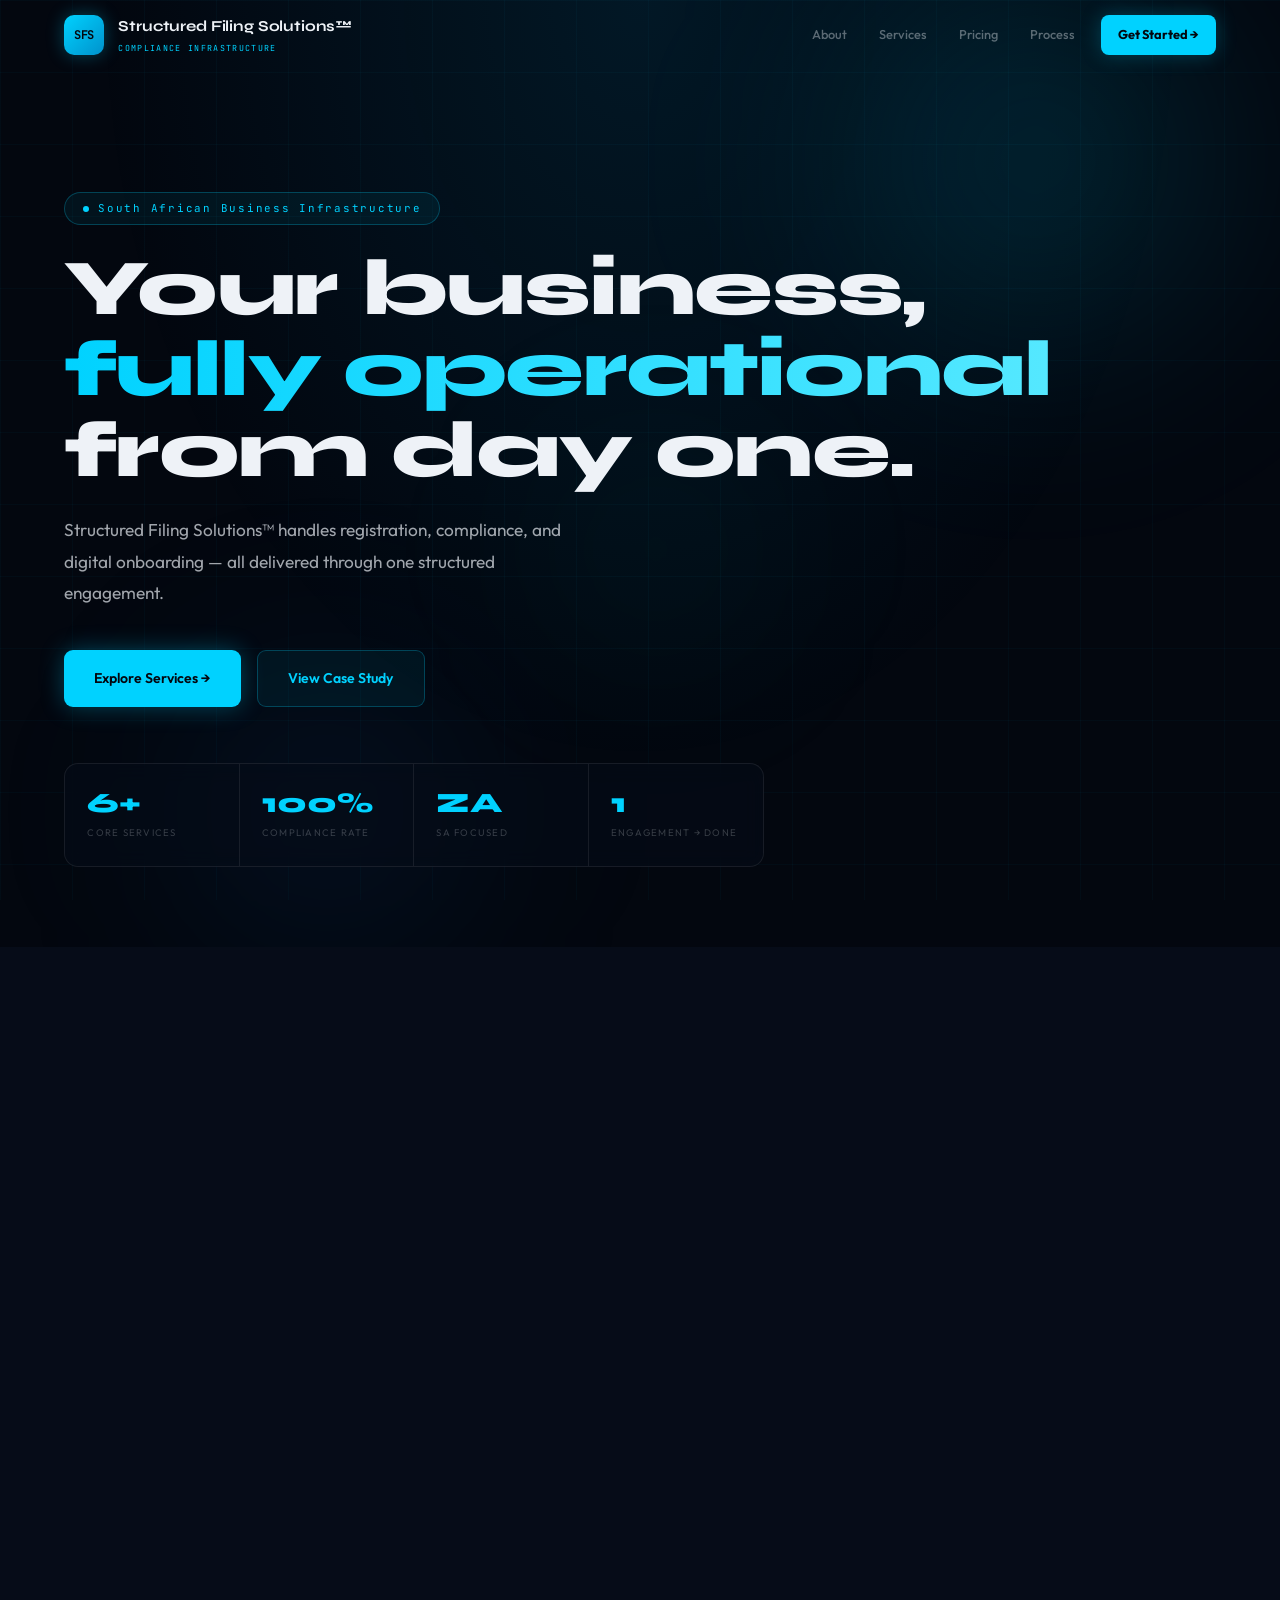
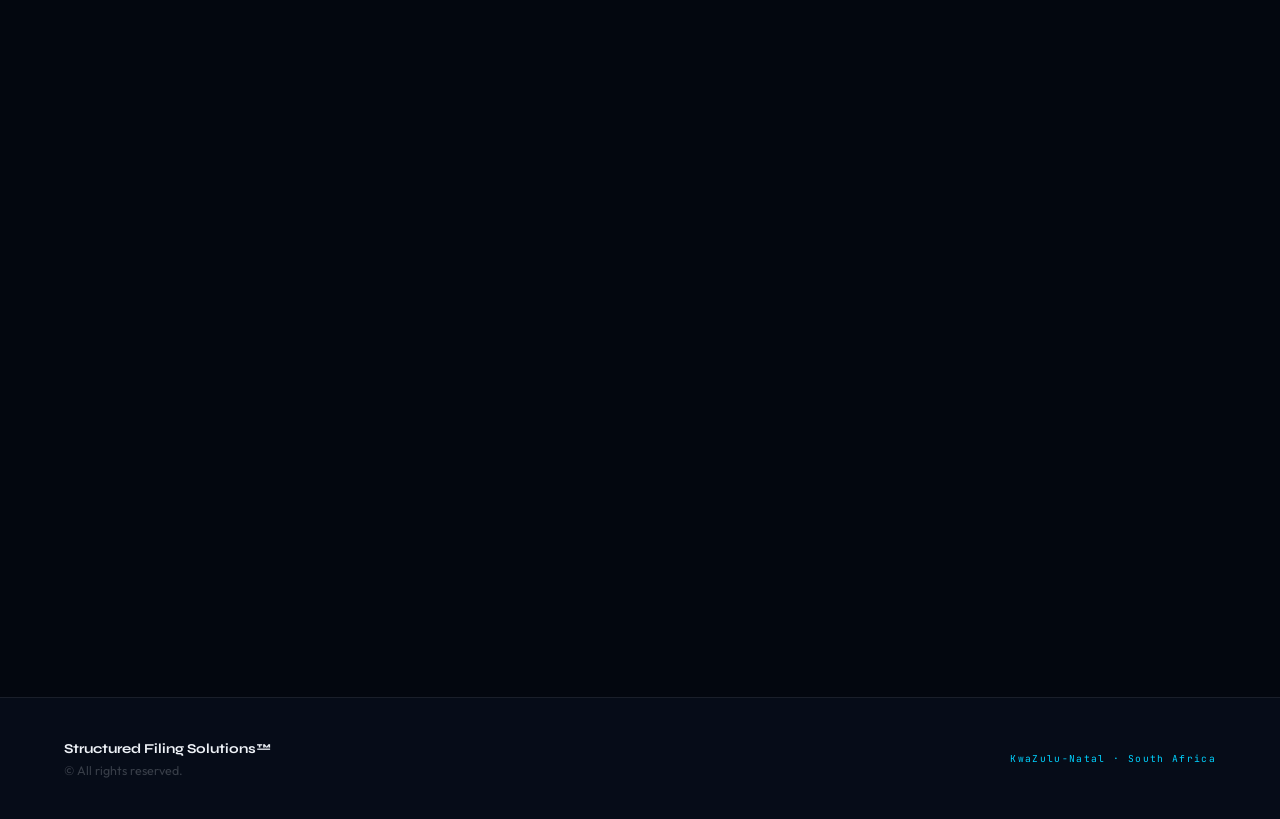
<file: index.html>
<!DOCTYPE html>
<html lang="en">
<head>
<meta charset="UTF-8" />
<meta name="viewport" content="width=device-width, initial-scale=1" />
<title>Structured Filing Solutions™ — Compliance Infrastructure for Modern Business</title>
<meta name="description" content="End-to-end South African business registration, compliance, and digital onboarding. One structured engagement from idea to fully operational.">
<link href="https://fonts.googleapis.com/css2?family=Syne:wght@400;700;800&family=Outfit:wght@300;400;500;600&family=JetBrains+Mono:wght@300;400;500&display=swap" rel="stylesheet">
<style>
/* ============================================================
   ROOT THEME
============================================================ */
:root {
  --bg: #03070f;
  --bg2: #060c18;
  --bg3: #0a1120;
  --surface: rgba(255,255,255,0.035);
  --surface2: rgba(255,255,255,0.07);
  --border: rgba(255,255,255,0.08);
  --border2: rgba(0,210,255,0.25);
  --cyan: #00d2ff;
  --cyan2: #0092cc;
  --cyan3: #55e8ff;
  --cyanSoft: rgba(0,210,255,0.06);
  --cyanGlow: rgba(0,210,255,0.15);
  --white: #eef2f7;
  --white2: rgba(238,242,247,0.68);
  --white3: rgba(238,242,247,0.38);
  --muted: rgba(238,242,247,0.22);
  --gold: #e8c44a;
  --radius: 14px;
  --transition: 0.25s ease;
  --font-display: 'Syne', sans-serif;
  --font-body: 'Outfit', sans-serif;
  --font-mono: 'JetBrains Mono', monospace;
}

/* RESET */
*, *::before, *::after { box-sizing: border-box; padding: 0; margin: 0; }

html { scroll-behavior: smooth; }

body {
  font-family: var(--font-body);
  background: var(--bg);
  color: var(--white);
  line-height: 1.7;
  overflow-x: hidden;
  -webkit-font-smoothing: antialiased;
}

::-webkit-scrollbar { width: 5px; }
::-webkit-scrollbar-track { background: var(--bg2); }
::-webkit-scrollbar-thumb { background: var(--cyan2); border-radius: 4px; }

/* ============================================================
   BACKGROUND GRID + NOISE
============================================================ */
.grid-bg {
  position: fixed; inset: 0; z-index: 0; pointer-events: none;
  background-image:
    linear-gradient(rgba(0,210,255,0.03) 1px, transparent 1px),
    linear-gradient(90deg, rgba(0,210,255,0.03) 1px, transparent 1px);
  background-size: 72px 72px;
}
.grid-bg::after {
  content: '';
  position: absolute; inset: 0;
  background: radial-gradient(ellipse at 50% 0%, rgba(0,146,204,0.12) 0%, transparent 60%);
}

/* ============================================================
   HEADER
============================================================ */
.site-header {
  position: fixed; top: 0; left: 0; right: 0;
  padding: 0.9rem 0; z-index: 100;
  transition: background 0.35s ease, backdrop-filter 0.35s ease, border-color 0.35s ease;
  border-bottom: 1px solid transparent;
}
.site-header.scrolled {
  background: rgba(3,7,15,0.82);
  backdrop-filter: blur(18px) saturate(1.4);
  border-bottom-color: var(--border);
}
.header-inner {
  max-width: 1380px; margin: 0 auto; padding: 0 5%;
  display: flex; justify-content: space-between; align-items: center; gap: 1rem;
}
.brand-link {
  display: flex; align-items: center; gap: 0.9rem;
  text-decoration: none; color: inherit;
}
.brand-logo {
  width: 40px; height: 40px; border-radius: 10px; flex-shrink: 0;
  background: linear-gradient(135deg, var(--cyan), var(--cyan2));
  display: flex; align-items: center; justify-content: center;
  font-family: var(--font-mono); font-size: 0.75rem; font-weight: 700;
  color: var(--bg); letter-spacing: -0.02em;
  box-shadow: 0 0 18px rgba(0,210,255,0.3);
}
.brand-name {
  font-family: var(--font-display); font-size: 0.95rem; font-weight: 700;
  color: var(--white); letter-spacing: -0.01em;
}
.brand-sub {
  font-family: var(--font-mono); font-size: 0.52rem; color: var(--cyan);
  letter-spacing: 0.16em; text-transform: uppercase; margin-top: 1px;
}
.nav {
  display: flex; align-items: center; gap: 0.2rem;
}
.nav a {
  color: var(--white3); text-decoration: none;
  padding: 0.45rem 0.9rem; font-size: 0.8rem; border-radius: 7px;
  font-weight: 500; transition: color 0.2s, background 0.2s;
  white-space: nowrap;
}
.nav a:hover { color: var(--white); background: var(--surface2); }
.nav .cta {
  margin-left: 0.5rem;
  background: var(--cyan); color: var(--bg);
  font-weight: 700; border-radius: 8px;
  padding: 0.55rem 1.1rem; font-size: 0.8rem;
  box-shadow: 0 0 20px rgba(0,210,255,0.25);
  transition: box-shadow 0.2s, transform 0.15s;
}
.nav .cta:hover {
  box-shadow: 0 0 30px rgba(0,210,255,0.45);
  transform: translateY(-1px);
  color: var(--bg);
  background: var(--cyan);
}

/* Mobile Nav Toggle */
.nav-toggle {
  display: none; background: none; border: 1px solid var(--border2);
  color: var(--cyan); padding: 0.4rem 0.7rem; border-radius: 7px;
  cursor: pointer; font-size: 1rem;
}

/* ============================================================
   HERO
============================================================ */
.hero {
  min-height: 100vh;
  display: flex; align-items: center;
  position: relative; overflow: hidden;
  padding-top: 5rem;
}
.aurora-wrap { position: absolute; inset: 0; pointer-events: none; }
.aurora-blob {
  position: absolute; border-radius: 50%; filter: blur(90px);
  animation: float 16s ease-in-out infinite;
}
.aurora-blob:nth-child(1) {
  width: 650px; height: 520px; top: -100px; right: -80px;
  background: radial-gradient(circle, rgba(0,210,255,0.16), transparent 68%);
}
.aurora-blob:nth-child(2) {
  width: 450px; height: 430px; bottom: -80px; left: 8%;
  background: radial-gradient(circle, rgba(10,100,180,0.14), transparent 68%);
  animation-delay: -6s;
}
.aurora-blob:nth-child(3) {
  width: 340px; height: 340px; top: 40%; left: 38%;
  background: radial-gradient(circle, rgba(0,210,200,0.07), transparent 68%);
  animation-delay: -10s;
}
@keyframes float {
  0%, 100% { transform: translate(0, 0) scale(1); }
  50% { transform: translate(40px, -30px) scale(1.06); }
}

.hero-content {
  position: relative; z-index: 2;
  max-width: 1380px; margin: 0 auto; padding: 7rem 5% 5rem;
  width: 100%;
}
.hero-tag {
  display: inline-flex; gap: 0.6rem; align-items: center;
  padding: 0.4rem 1.1rem; border-radius: 40px;
  background: var(--cyanSoft); color: var(--cyan);
  font-family: var(--font-mono); font-size: 0.68rem; letter-spacing: 0.16em;
  border: 1px solid var(--border2);
  animation: fadeUp 0.7s ease both;
}
.hero-tag::before {
  content: ''; width: 6px; height: 6px; border-radius: 50%;
  background: var(--cyan); animation: pulse 2s ease infinite;
}
@keyframes pulse {
  0%, 100% { opacity: 1; transform: scale(1); }
  50% { opacity: 0.4; transform: scale(0.8); }
}
.hero h1 {
  font-family: var(--font-display);
  font-size: clamp(3rem, 6.2vw, 6rem);
  font-weight: 800; line-height: 1.02;
  margin: 1.5rem 0 1.4rem;
  animation: fadeUp 0.7s 0.15s ease both;
  letter-spacing: -0.02em;
}
.accent {
  background: linear-gradient(90deg, var(--cyan), var(--cyan3), var(--cyan));
  -webkit-background-clip: text; -webkit-text-fill-color: transparent;
  background-clip: text;
  animation: shine 6s linear infinite; background-size: 200% auto;
}
@keyframes shine {
  0% { background-position: 0%; }
  100% { background-position: 200%; }
}
.hero-sub {
  max-width: 530px; color: var(--white2); font-size: 1.08rem;
  margin-bottom: 2.6rem; line-height: 1.82;
  animation: fadeUp 0.7s 0.28s ease both;
}
.hero-cta {
  display: flex; gap: 1rem; flex-wrap: wrap;
  animation: fadeUp 0.7s 0.38s ease both;
}
.btn-primary, .btn-outline {
  padding: 0.95rem 1.9rem;
  border-radius: 9px; text-decoration: none; font-size: 0.88rem;
  font-weight: 600; transition: all var(--transition);
  display: inline-flex; align-items: center; gap: 0.4rem;
}
.btn-primary {
  background: var(--cyan); color: var(--bg);
  box-shadow: 0 0 24px rgba(0,210,255,0.3);
}
.btn-primary:hover {
  box-shadow: 0 0 36px rgba(0,210,255,0.5);
  transform: translateY(-2px);
}
.btn-outline {
  background: var(--cyanSoft); color: var(--cyan);
  border: 1px solid var(--border2);
}
.btn-outline:hover {
  background: rgba(0,210,255,0.1);
  transform: translateY(-2px);
}
.hero-metrics {
  margin-top: 3.5rem;
  display: grid; grid-template-columns: repeat(4, 1fr);
  border: 1px solid var(--border);
  backdrop-filter: blur(10px);
  border-radius: 14px; overflow: hidden;
  animation: fadeUp 0.7s 0.5s ease both;
  background: rgba(6,12,24,0.6);
  max-width: 700px;
}
.metric {
  padding: 1.6rem 1.4rem;
  border-right: 1px solid var(--border);
  transition: background 0.2s;
}
.metric:last-child { border-right: none; }
.metric:hover { background: var(--cyanSoft); }
.metric-val {
  font-size: 1.75rem; font-family: var(--font-display);
  font-weight: 800; color: var(--cyan); line-height: 1;
}
.metric-label {
  font-size: 0.6rem; color: var(--muted);
  letter-spacing: 0.13em; text-transform: uppercase; margin-top: 0.4rem;
}

@keyframes fadeUp {
  from { opacity: 0; transform: translateY(20px); }
  to { opacity: 1; transform: translateY(0); }
}

/* ============================================================
   BASE SECTION STYLES
============================================================ */
.section { padding: 6.5rem 0; position: relative; }
.container { max-width: 1180px; margin: 0 auto; padding: 0 5%; }
.eyebrow {
  font-family: var(--font-mono); font-size: 0.68rem;
  letter-spacing: 0.18em; color: var(--cyan);
  text-transform: uppercase; margin-bottom: 0.9rem;
}
.section-title {
  font-family: var(--font-display);
  font-size: clamp(1.9rem, 3.5vw, 2.7rem);
  font-weight: 700; margin-bottom: 0.9rem;
  letter-spacing: -0.02em; line-height: 1.15;
}
.section-title .hl { color: var(--cyan); }
.divider {
  width: 42px; height: 2px;
  background: linear-gradient(90deg, var(--cyan), transparent);
  margin: 1rem 0 1.8rem; border-radius: 2px;
}

/* ============================================================
   ABOUT SECTION
============================================================ */
.about { background: var(--bg2); }
.about-grid {
  display: grid; grid-template-columns: 1fr 1fr;
  gap: 4.5rem; align-items: center;
}
.about-text p {
  color: var(--white2); margin-bottom: 1.3rem;
  font-size: 1rem; line-height: 1.82;
}
.value-cards {
  display: flex; flex-direction: column; gap: 0.9rem;
}
.value-card {
  padding: 1.2rem 1.5rem;
  background: var(--surface);
  border: 1px solid var(--border);
  border-left: 3px solid var(--cyan);
  border-radius: 10px;
  display: flex; gap: 1rem; align-items: flex-start;
  transition: background 0.2s, border-color 0.2s;
}
.value-card:hover {
  background: var(--cyanSoft);
  border-color: var(--border2);
}
.vc-icon {
  font-size: 1.2rem; line-height: 1; flex-shrink: 0;
  width: 36px; height: 36px;
  display: flex; align-items: center; justify-content: center;
}
.vc-title {
  font-family: var(--font-display); font-size: 0.88rem;
  font-weight: 700; margin-bottom: 0.25rem; color: var(--white);
}
.vc-desc { color: var(--white3); font-size: 0.84rem; line-height: 1.6; }
/* ============================================================
   SERVICES SECTION
============================================================ */
.services { background: var(--bg); }
.services-grid {
  margin-top: 2.5rem;
  display: grid;
  grid-template-columns: repeat(3, 1fr);
  gap: 1px;
  border: 1px solid var(--border);
  border-radius: 14px; overflow: hidden;
}
.svc {
  background: var(--bg3);
  padding: 2.2rem 1.8rem;
  border-right: 1px solid var(--border);
  border-bottom: 1px solid var(--border);
  transition: background 0.2s;
  position: relative;
}
.svc:hover { background: rgba(0,210,255,0.04); }
.svc::after {
  content: '';
  position: absolute; bottom: 0; left: 1.8rem;
  width: 0; height: 2px; background: var(--cyan);
  transition: width 0.3s ease;
  border-radius: 2px;
}
.svc:hover::after { width: calc(100% - 3.6rem); }
.svc-icon {
  width: 44px; height: 44px; border-radius: 11px;
  background: var(--cyanSoft);
  display: flex; align-items: center; justify-content: center;
  border: 1px solid var(--border2);
  font-size: 1.2rem; margin-bottom: 1rem;
}
.svc-title {
  font-family: var(--font-display);
  font-size: 0.97rem; font-weight: 700; margin-bottom: 0.55rem;
}
.svc-desc { color: var(--white3); font-size: 0.86rem; line-height: 1.68; }
/* ============================================================
   PRICING SECTION
============================================================ */
.pricing { background: var(--bg2); }
.price-grid {
  display: grid;
  grid-template-columns: repeat(auto-fit, minmax(255px, 1fr));
  gap: 1.3rem; margin-top: 2.5rem;
}
.price-card {
  background: var(--bg3);
  border: 1px solid var(--border);
  border-radius: 14px; padding: 2rem 1.8rem;
  transition: border-color 0.25s, box-shadow 0.25s, transform 0.2s;
  position: relative; overflow: hidden;
}
.price-card::before {
  content: '';
  position: absolute; top: 0; left: 0; right: 0;
  height: 2px;
  background: linear-gradient(90deg, var(--cyan), transparent);
  opacity: 0; transition: opacity 0.25s;
}
.price-card:hover {
  border-color: var(--border2);
  box-shadow: 0 4px 32px rgba(0,210,255,0.1);
  transform: translateY(-3px);
}
.price-card:hover::before { opacity: 1; }
.price-title {
  font-family: var(--font-display); font-size: 1.05rem;
  font-weight: 700; color: var(--white); margin-bottom: 0.6rem;
}
.price-range {
  font-size: 1.55rem; font-weight: 800;
  color: var(--cyan); font-family: var(--font-display);
  margin-bottom: 0.9rem; letter-spacing: -0.02em;
}
.price-desc {
  color: var(--white3); line-height: 1.72; font-size: 0.87rem;
}
/* ============================================================
   PROCESS SECTION
============================================================ */
.process { background: var(--bg); }
.process-row {
  margin-top: 3rem;
  display: grid; grid-template-columns: repeat(4, 1fr);
  border: 1px solid var(--border);
  border-radius: 14px; overflow: hidden;
}
.step {
  padding: 2.2rem 1.8rem;
  background: var(--surface);
  border-right: 1px solid var(--border);
  position: relative;
  transition: background 0.2s;
}
.step:last-child { border-right: none; }
.step:hover { background: var(--cyanSoft); }
.step-num {
  font-family: var(--font-mono); font-size: 0.62rem;
  color: var(--cyan); letter-spacing: 0.14em;
  text-transform: uppercase; margin-bottom: 0.6rem;
}
.step-title {
  font-family: var(--font-display); font-size: 0.97rem;
  font-weight: 700; margin-bottom: 0.6rem;
}
.step-desc { color: var(--white3); font-size: 0.85rem; line-height: 1.65; }
/* ============================================================
   CASE STUDY SECTION
============================================================ */
.casestudy { background: var(--bg2); }
.cs-wrap {
  display: grid; grid-template-columns: 1fr 1fr;
  gap: 4rem; align-items: center;
}
.cs-text p { color: var(--white2); margin-bottom: 1.2rem; line-height: 1.8; }
.cs-checklist { list-style: none; display: flex; flex-direction: column; gap: 0.55rem; }
.cs-checklist li {
  background: var(--surface);
  border: 1px solid var(--border);
  border-radius: 8px; padding: 0.85rem 1.1rem;
  color: var(--white2); font-size: 0.9rem;
  display: flex; align-items: center; gap: 0.7rem;
  transition: background 0.2s, border-color 0.2s;
}
.cs-checklist li:hover { background: var(--cyanSoft); border-color: var(--border2); }
.cs-checklist li::before {
  content: '';
  width: 7px; height: 7px; border-radius: 50%;
  background: var(--cyan); flex-shrink: 0;
}
.cs-panel {
  background: var(--bg3);
  border: 1px solid var(--border);
  padding: 2.8rem 2.4rem;
  border-radius: 16px;
}
.cs-panel h3 {
  font-family: var(--font-display); font-size: 1.4rem; font-weight: 700;
  margin-bottom: 1rem;
}
.cs-panel > p { color: var(--white2); font-size: 0.92rem; line-height: 1.7; margin-bottom: 2rem; }
.cs-kpis {
  display: grid; grid-template-columns: repeat(3, 1fr);
  gap: 1px; background: var(--border);
  border-radius: 10px; overflow: hidden;
}
.kpi {
  background: var(--bg); padding: 1.4rem 1rem;
  text-align: center;
  transition: background 0.2s;
}
.kpi:hover { background: var(--cyanSoft); }
.kpi-val {
  font-family: var(--font-display); font-size: 2rem;
  font-weight: 800; color: var(--cyan); line-height: 1;
}
.kpi-label {
  font-size: 0.6rem; color: var(--muted);
  letter-spacing: 0.14em; text-transform: uppercase; margin-top: 0.4rem;
}
/* ============================================================
   COMPLIANCE SECTION
============================================================ */
.compliance { background: var(--bg); }
.comp-list { list-style: none; display: flex; flex-direction: column; gap: 0.7rem; max-width: 680px; }
.comp-list li {
  background: var(--surface);
  border: 1px solid var(--border);
  border-radius: 9px; padding: 1rem 1.3rem;
  color: var(--white2); font-size: 0.92rem;
  display: flex; align-items: center; gap: 0.8rem;
  transition: background 0.2s, border-color 0.2s, padding-left 0.2s;
}
.comp-list li:hover {
  background: var(--cyanSoft);
  border-color: var(--border2);
  padding-left: 1.6rem;
}
.comp-list li::before {
  content: '';
  width: 6px; height: 6px; border-radius: 50%;
  background: var(--cyan); flex-shrink: 0;
}
/* ============================================================
   ROADMAP SECTION
============================================================ */
.roadmap { background: var(--bg2); }
.roadmap-grid {
  margin-top: 3rem;
  display: grid; grid-template-columns: repeat(3, 1fr);
  gap: 1.3rem;
}
.phase {
  background: var(--bg3); padding: 2rem 1.8rem;
  border-radius: 14px; border: 1px solid var(--border);
  transition: border-color 0.2s;
}
.phase:hover { border-color: var(--border2); }
.phase-badge {
  display: inline-block;
  font-family: var(--font-mono); font-size: 0.6rem;
  letter-spacing: 0.14em; text-transform: uppercase;
  padding: 0.25rem 0.7rem; border-radius: 4px;
  margin-bottom: 0.9rem;
}
.phase-badge.live { background: rgba(0,210,255,0.12); color: var(--cyan); border: 1px solid var(--border2); }
.phase-badge.dev { background: rgba(232,196,74,0.1); color: var(--gold); border: 1px solid rgba(232,196,74,0.2); }
.phase-badge.planned { background: var(--surface); color: var(--white3); border: 1px solid var(--border); }
.phase-title {
  font-family: var(--font-display); font-size: 1.05rem;
  font-weight: 700; margin-bottom: 1.1rem;
}
.phase-items { list-style: none; display: flex; flex-direction: column; gap: 0.4rem; }
.phase-items li {
  color: var(--white3); font-size: 0.86rem;
  padding: 0.35rem 0;
  border-bottom: 1px solid var(--border);
  display: flex; align-items: center; gap: 0.6rem;
}
.phase-items li:last-child { border-bottom: none; }
.phase-items li::before {
  content: '—'; color: var(--cyan); font-size: 0.7rem; flex-shrink: 0;
}
/* ============================================================
   CONTACT SECTION
============================================================ */
.contact { background: var(--bg); }
.contact-wrap {
  display: grid; grid-template-columns: 1fr 1fr;
  gap: 4.5rem; align-items: flex-start;
}
.contact-info p {
  color: var(--white2); font-size: 0.97rem;
  line-height: 1.8; margin-bottom: 2rem;
}
.contact-items { display: flex; flex-direction: column; gap: 0.8rem; }
.contact-item {
  display: flex; gap: 1rem; align-items: flex-start;
  padding: 1rem 1.2rem;
  background: var(--surface); border: 1px solid var(--border);
  border-radius: 10px; transition: background 0.2s, border-color 0.2s;
}
.contact-item:hover {
  background: var(--cyanSoft); border-color: var(--border2);
}
.ci-icon {
  width: 40px; height: 40px;
  background: var(--cyanSoft); border: 1px solid var(--border2);
  border-radius: 10px;
  display: flex; align-items: center; justify-content: center;
  font-size: 1rem; flex-shrink: 0;
}
.ci-label {
  font-family: var(--font-mono); font-size: 0.58rem;
  color: var(--cyan); letter-spacing: 0.14em;
  text-transform: uppercase; margin-bottom: 0.2rem;
}
.ci-val { color: var(--white2); font-size: 0.9rem; }
.ci-val a { color: var(--cyan); text-decoration: none; }
.ci-val a:hover { text-decoration: underline; }

.contact-form {
  background: var(--bg3); border: 1px solid var(--border);
  padding: 2.6rem; border-radius: 16px;
}
.contact-form h3 {
  font-family: var(--font-display); font-size: 1.35rem;
  font-weight: 700; margin-bottom: 1.8rem;
}
.fg { margin-bottom: 1.2rem; }
.fg label {
  display: block; font-size: 0.75rem; font-family: var(--font-mono);
  letter-spacing: 0.1em; text-transform: uppercase;
  color: var(--white3); margin-bottom: 0.45rem;
}
.fg input, .fg select, .fg textarea {
  width: 100%; background: var(--surface2);
  border: 1px solid var(--border); border-radius: 8px;
  padding: 0.82rem 1rem; color: var(--white);
  font-family: var(--font-body); font-size: 0.9rem;
  outline: none; transition: border-color 0.2s, box-shadow 0.2s;
  -webkit-appearance: none;
}
.fg input::placeholder, .fg textarea::placeholder { color: var(--white3); }
.fg input:focus, .fg select:focus, .fg textarea:focus {
  border-color: var(--cyan);
  box-shadow: 0 0 0 3px rgba(0,210,255,0.12);
}
.fg select {
  cursor: pointer;
  background-image: url("data:image/svg+xml,%3Csvg xmlns='http://www.w3.org/2000/svg' fill='%2300d2ff' viewBox='0 0 24 24'%3E%3Cpath d='M7 10l5 5 5-5z'/%3E%3C/svg%3E");
  background-repeat: no-repeat; background-position: right 0.8rem center;
  background-size: 1.2rem; padding-right: 2.5rem;
}
.fg select option { background: var(--bg3); }
.fg textarea { resize: vertical; min-height: 110px; }
.form-submit {
  width: 100%; padding: 0.95rem;
  background: var(--cyan); color: var(--bg);
  border: none; border-radius: 9px;
  font-family: var(--font-body); font-size: 0.9rem; font-weight: 700;
  cursor: pointer; letter-spacing: 0.02em;
  box-shadow: 0 0 24px rgba(0,210,255,0.25);
  transition: box-shadow 0.2s, transform 0.15s;
  margin-top: 0.5rem;
}
.form-submit:hover {
  box-shadow: 0 0 36px rgba(0,210,255,0.45);
  transform: translateY(-1px);
}
.form-submit:active { transform: translateY(0); }
/* ============================================================
   FOOTER
============================================================ */
.site-footer {
  padding: 2.4rem 5%;
  background: var(--bg2);
  border-top: 1px solid var(--border);
  display: flex; justify-content: space-between; align-items: center;
  flex-wrap: wrap; gap: 1rem;
}
.footer-brand {
  font-family: var(--font-display); font-size: 0.85rem;
  font-weight: 700; color: var(--white);
}
.footer-copy { color: var(--muted); font-size: 0.78rem; }
.footer-mono {
  font-family: var(--font-mono); font-size: 0.6rem;
  color: var(--cyan); letter-spacing: 0.14em;
}
/* ============================================================
   SECTION FADE-IN ON SCROLL
============================================================ */
.reveal {
  opacity: 0; transform: translateY(24px);
  transition: opacity 0.6s ease, transform 0.6s ease;
}
.reveal.visible { opacity: 1; transform: translateY(0); }
/* ============================================================
   RESPONSIVE
============================================================ */
@media (max-width: 1050px) {
  .services-grid { grid-template-columns: 1fr 1fr; }
  .process-row { grid-template-columns: 1fr 1fr; }
  .hero-metrics { grid-template-columns: repeat(2, 1fr); }
}
@media (max-width: 820px) {
  .about-grid, .cs-wrap, .contact-wrap { grid-template-columns: 1fr; }
  .roadmap-grid { grid-template-columns: 1fr 1fr; }
  .nav { display: none; flex-direction: column; position: absolute;
    top: 100%; left: 0; right: 0;
    background: rgba(3,7,15,0.97);
    padding: 1rem 5%; border-bottom: 1px solid var(--border);
    backdrop-filter: blur(16px);
  }
  .nav.open { display: flex; }
  .nav-toggle { display: block; }
}
@media (max-width: 600px) {
  .services-grid, .process-row, .roadmap-grid { grid-template-columns: 1fr; }
  .hero h1 { font-size: 2.8rem; }
  .hero-metrics { max-width: 100%; }
  .price-grid { grid-template-columns: 1fr; }
  .contact-form { padding: 1.8rem; }
  .site-footer { flex-direction: column; text-align: center; }
}
</style>
</head>
<body>

<div class="grid-bg"></div>

<!-- HEADER -->
<header class="site-header" id="siteHeader">
  <div class="header-inner">
    <a class="brand-link" href="#hero">
      <div class="brand-logo">SFS</div>
      <div>
        <div class="brand-name">Structured Filing Solutions™</div>
        <div class="brand-sub">Compliance Infrastructure</div>
      </div>
    </a>

    <button class="nav-toggle" id="navToggle" aria-label="Toggle navigation">☰</button>

    <nav class="nav" id="mainNav">
      <a href="#about">About</a>
      <a href="#services">Services</a>
      <a href="#pricing">Pricing</a>
      <a href="#process">Process</a>
      <a href="#contact" class="cta">Get Started →</a>
    </nav>
  </div>
</header>

<!-- HERO -->
<section class="hero" id="hero">
  <div class="aurora-wrap">
    <div class="aurora-blob"></div>
    <div class="aurora-blob"></div>
    <div class="aurora-blob"></div>
  </div>

  <div class="hero-content">
    <div class="hero-tag">South African Business Infrastructure</div>

    <h1>Your business,<br><span class="accent">fully operational</span><br>from day one.</h1>

    <p class="hero-sub">
      Structured Filing Solutions™ handles registration, compliance, and digital onboarding —
      all delivered through one structured engagement.
    </p>

    <div class="hero-cta">
      <a href="#services" class="btn-primary">Explore Services →</a>
      <a href="#casestudy" class="btn-outline">View Case Study</a>
    </div>

    <div class="hero-metrics">
      <div class="metric">
        <div class="metric-val">6+</div>
        <div class="metric-label">Core Services</div>
      </div>
      <div class="metric">
        <div class="metric-val">100%</div>
        <div class="metric-label">Compliance Rate</div>
      </div>
      <div class="metric">
        <div class="metric-val">ZA</div>
        <div class="metric-label">SA Focused</div>
      </div>
      <div class="metric">
        <div class="metric-val">1</div>
        <div class="metric-label">Engagement → Done</div>
      </div>
    </div>
  </div>
</section>

<!-- ABOUT -->
<section id="about" class="section about">
  <div class="container">
    <div class="about-grid reveal">

      <div class="about-text">
        <div class="eyebrow">Who We Are</div>
        <h2 class="section-title">Compliance infrastructure<br>for <span class="hl">modern businesses</span></h2>
        <div class="divider"></div>
        <p>Structured Filing Solutions™ removes the complexity of getting a South African business legally registered and digitally operational.</p>
        <p>Our methodology is sequential and precise. One engagement. Full delivery.</p>
        <p>We believe the best business foundation is one you never need to fix.</p>
      </div>

      <div class="value-cards">
        <div class="value-card">
          <div class="vc-icon">🎯</div>
          <div>
            <div class="vc-title">Accuracy</div>
            <div class="vc-desc">Zero rejection filings — documentation prepared correctly the first time.</div>
          </div>
        </div>
        <div class="value-card">
          <div class="vc-icon">🔐</div>
          <div>
            <div class="vc-title">Compliance</div>
            <div class="vc-desc">CIPC, Companies Act, BO and POPIA aligned work — audit‑ready delivery.</div>
          </div>
        </div>
        <div class="value-card">
          <div class="vc-icon">⚡</div>
          <div>
            <div class="vc-title">Efficiency</div>
            <div class="vc-desc">One provider. One workflow. One complete setup.</div>
          </div>
        </div>
        <div class="value-card">
          <div class="vc-icon">🛡️</div>
          <div>
            <div class="vc-title">Reliability</div>
            <div class="vc-desc">Transparent communication and documented progress at every step.</div>
          </div>
        </div>
      </div>

    </div>
  </div>
</section>

<!-- SERVICES -->
<section id="services" class="section services">
  <div class="container">
    <div class="reveal">
      <div class="eyebrow">What We Deliver</div>
      <h2 class="section-title">End‑to‑end <span class="hl">business services</span></h2>
    </div>

    <div class="services-grid reveal">
      <div class="svc">
        <div class="svc-icon">🏛️</div>
        <div class="svc-title">CIPC Company Registration</div>
        <div class="svc-desc">Full CIPC process including name reservation, documentation and submission.</div>
      </div>
      <div class="svc">
        <div class="svc-icon">📄</div>
        <div class="svc-title">Annual Returns (AR)</div>
        <div class="svc-desc">Annual Return filing and compliance alignment to avoid deregistration.</div>
      </div>
      <div class="svc">
        <div class="svc-icon">👤</div>
        <div class="svc-title">Beneficial Ownership (BO)</div>
        <div class="svc-desc">Legislated BO register creation & secure submission.</div>
      </div>
      <div class="svc">
        <div class="svc-icon">🌐</div>
        <div class="svc-title">Domain Registration</div>
        <div class="svc-desc">Domain search, securing and DNS configuration for your business.</div>
      </div>
      <div class="svc">
        <div class="svc-icon">📧</div>
        <div class="svc-title">Business Email Setup</div>
        <div class="svc-desc">Professional business email hosted on your chosen domain.</div>
      </div>
      <div class="svc">
        <div class="svc-icon">🖥️</div>
        <div class="svc-title">Website Creation & Hosting</div>
        <div class="svc-desc">Modern, functional website designed, deployed and maintained.</div>
      </div>
    </div>
  </div>
</section>

<!-- PRICING -->
<section id="pricing" class="section pricing">
  <div class="container">
    <div class="reveal">
      <div class="eyebrow">// Pricing</div>
      <h2 class="section-title">Transparent <span class="hl">pricing</span> for real business setup</h2>
      <div class="divider"></div>
      <p style="color:var(--white2);max-width:560px;line-height:1.85;margin-bottom:3rem;font-size:0.97rem;">
        Clear, structured pricing with no hidden fees. Each service is delivered as a complete
        component of your business foundation — fully compliant, documented, and operational.
      </p>
    </div>

    <div class="price-grid reveal">
      <div class="price-card">
        <div class="price-title">Business Registration Pack</div>
        <div class="price-range">R1,800 – R2,500</div>
        <div class="price-desc">Full CIPC registration, name reservation, MOI, company documents, and Beneficial Ownership submission.</div>
      </div>
      <div class="price-card">
        <div class="price-title">Digital Launch Pack</div>
        <div class="price-range">R600 – R1,000 once‑off</div>
        <div class="price-desc">
          Domain registration, DNS setup, and business email configuration.<br><br>
          <span style="color:var(--cyan);">Hosting: R50 – R150 / month</span>
        </div>
      </div>
      <div class="price-card">
        <div class="price-title">Filing Structure Setup</div>
        <div class="price-range">R500</div>
        <div class="price-desc">Internal folder architecture for operations, documentation templates, and audit‑ready structure.</div>
      </div>
      <div class="price-card">
        <div class="price-title">Compliance SOP + Filing Pack</div>
        <div class="price-range">R1,200</div>
        <div class="price-desc">Shareable filing structure, SOP documents, workflows for AR and BO updates, and compliance‑ready templates.</div>
      </div>
    </div>
  </div>
</section>

<!-- PROCESS -->
<section id="process" class="section process">
  <div class="container">
    <div class="reveal">
      <div class="eyebrow">How It Works</div>
      <h2 class="section-title">Zero to operational — <span class="hl">four steps</span></h2>
    </div>

    <div class="process-row reveal">
      <div class="step">
        <div class="step-num">Step 01</div>
        <div class="step-title">Intake & Scoping</div>
        <div class="step-desc">We collect all necessary details and define your full engagement scope.</div>
      </div>
      <div class="step">
        <div class="step-num">Step 02</div>
        <div class="step-title">Legal Registration</div>
        <div class="step-desc">CIPC processes, Annual Returns and BO submissions handled end‑to‑end.</div>
      </div>
      <div class="step">
        <div class="step-num">Step 03</div>
        <div class="step-title">Digital Onboarding</div>
        <div class="step-desc">Domain, email, and website setup delivered in a structured pipeline.</div>
      </div>
      <div class="step">
        <div class="step-num">Step 04</div>
        <div class="step-title">Handover & Support</div>
        <div class="step-desc">You receive full documentation, credentials and compliance reminders.</div>
      </div>
    </div>
  </div>
</section>

<!-- CASE STUDY -->
<section id="casestudy" class="section casestudy">
  <div class="container">
    <div class="cs-wrap reveal">

      <div class="cs-text">
        <div class="eyebrow">Case Study</div>
        <h2 class="section-title">Illuminate Hope —<br><span class="hl">full deployment</span></h2>
        <div class="divider"></div>
        <p>We delivered every foundational step — from legal registration to digital activation — in a single structured engagement.</p>
        <ul class="cs-checklist">
          <li>CIPC registration complete</li>
          <li>Annual Return filed</li>
          <li>BO Register submitted</li>
          <li>Domain secured & DNS configured</li>
          <li>Business email ready</li>
          <li>Website designed & launched</li>
        </ul>
      </div>

      <div class="cs-panel">
        <h3>Project Summary</h3>
        <p>Illuminate Hope Psychosocial Services required a structured, end‑to‑end business foundation. Delivered in one engagement — on time and fully compliant.</p>
        <div class="cs-kpis">
          <div class="kpi">
            <div class="kpi-val">6</div>
            <div class="kpi-label">Services</div>
          </div>
          <div class="kpi">
            <div class="kpi-val">1</div>
            <div class="kpi-label">Engagement</div>
          </div>
          <div class="kpi">
            <div class="kpi-val">✓</div>
            <div class="kpi-label">Compliant</div>
          </div>
        </div>
      </div>

    </div>
  </div>
</section>

<!-- COMPLIANCE -->
<section id="compliance" class="section compliance">
  <div class="container reveal">
    <div class="eyebrow">Regulatory Standards</div>
    <h2 class="section-title">Built for <span class="hl">compliance</span></h2>
    <div class="divider"></div>
    <ul class="comp-list">
      <li>CIPC Registered Processes</li>
      <li>Companies Act 71 of 2008 Alignment</li>
      <li>General Laws Amendment Act — BO Compliance</li>
      <li>POPIA‑Compliant Data Handling</li>
      <li>SARS eFiling Integration (Phase 2)</li>
    </ul>
  </div>
</section>

<!-- ROADMAP -->
<section id="roadmap" class="section roadmap">
  <div class="container">
    <div class="reveal">
      <div class="eyebrow">Where We're Headed</div>
      <h2 class="section-title">Service <span class="hl">Roadmap</span></h2>
    </div>

    <div class="roadmap-grid reveal">
      <div class="phase">
        <div class="phase-badge live">Live</div>
        <div class="phase-title">Phase 01 — Active</div>
        <ul class="phase-items">
          <li>CIPC Registration</li>
          <li>Annual Returns</li>
          <li>BO Submission</li>
          <li>Domain Setup</li>
          <li>Email Setup</li>
          <li>Website Launch</li>
        </ul>
      </div>
      <div class="phase">
        <div class="phase-badge dev">In Development</div>
        <div class="phase-title">Phase 02 — Building</div>
        <ul class="phase-items">
          <li>SARS eFiling</li>
          <li>Income Tax</li>
          <li>VAT Support</li>
          <li>B‑BBEE Affidavits</li>
          <li>UIF / PAYE</li>
        </ul>
      </div>
      <div class="phase">
        <div class="phase-badge planned">Planned</div>
        <div class="phase-title">Phase 03 — Planned</div>
        <ul class="phase-items">
          <li>Client Portal</li>
          <li>AR Reminders</li>
          <li>Agency Mode</li>
          <li>Document Storage</li>
          <li>HR Workflow Docs</li>
          <li>Bank Partner Network</li>
        </ul>
      </div>
    </div>
  </div>
</section>

<!-- CONTACT -->
<section id="contact" class="section contact">
  <div class="container">
    <div class="contact-wrap reveal">

      <div class="contact-info">
        <div class="eyebrow">Get In Touch</div>
        <h2 class="section-title">Ready to build your<br><span class="hl">business foundation?</span></h2>
        <div class="divider"></div>
        <p>Whether you're starting fresh or formalizing an existing operation — we begin your setup within 24 hours of confirmation.</p>

        <div class="contact-items">
          <div class="contact-item">
            <div class="ci-icon">✉️</div>
            <div>
              <div class="ci-label">Email</div>
              <div class="ci-val"><a href="mailto:info@structuredfilingsolutions.co.za">info@structuredfilingsolutions.co.za</a></div>
            </div>
          </div>
          <div class="contact-item">
            <div class="ci-icon">📱</div>
            <div>
              <div class="ci-label">Phone / WhatsApp</div>
              <div class="ci-val">+27 — available on request</div>
            </div>
          </div>
          <div class="contact-item">
            <div class="ci-icon">📍</div>
            <div>
              <div class="ci-label">Location</div>
              <div class="ci-val">KwaZulu‑Natal, South Africa</div>
            </div>
          </div>
        </div>
      </div>

      <form class="contact-form" id="contactForm">
        <h3>Request a Consultation</h3>

        <div class="fg">
          <label>Full Name</label>
          <input type="text" required placeholder="Your full name">
        </div>
        <div class="fg">
          <label>Email Address</label>
          <input type="email" required placeholder="you@example.com">
        </div>
        <div class="fg">
          <label>Service Needed</label>
          <select>
            <option value="">Select a service...</option>
            <option>Full Business Launch</option>
            <option>CIPC Registration</option>
            <option>Annual Returns / BO</option>
            <option>Domain + Email</option>
            <option>Website Creation</option>
            <option>Tax Registration (Phase 2)</option>
          </select>
        </div>
        <div class="fg">
          <label>Your Message</label>
          <textarea rows="4" placeholder="Tell us what you need..."></textarea>
        </div>

        <button class="form-submit" type="submit">Send Enquiry →</button>
      </form>

    </div>
  </div>
</section>

<!-- FOOTER -->
<footer class="site-footer">
  <div>
    <div class="footer-brand">Structured Filing Solutions™</div>
    <div class="footer-copy">© <span id="yr"></span> All rights reserved.</div>
  </div>
  <div class="footer-mono">KwaZulu‑Natal · South Africa</div>
</footer>

<script>
// Dynamic Year
document.getElementById('yr').textContent = new Date().getFullYear();

// Sticky header
const header = document.getElementById('siteHeader');
window.addEventListener('scroll', () => {
  header.classList.toggle('scrolled', window.scrollY > 40);
}, { passive: true });

// Mobile nav toggle
const navToggle = document.getElementById('navToggle');
const mainNav = document.getElementById('mainNav');
navToggle.addEventListener('click', () => {
  mainNav.classList.toggle('open');
});
mainNav.querySelectorAll('a').forEach(a => {
  a.addEventListener('click', () => mainNav.classList.remove('open'));
});

// Scroll reveal
const revealEls = document.querySelectorAll('.reveal');
const observer = new IntersectionObserver((entries) => {
  entries.forEach(e => {
    if (e.isIntersecting) {
      e.target.classList.add('visible');
      observer.unobserve(e.target);
    }
  });
}, { threshold: 0.12, rootMargin: '0px 0px -40px 0px' });
revealEls.forEach(el => observer.observe(el));

// Contact form
document.getElementById('contactForm').addEventListener('submit', function(e) {
  e.preventDefault();
  const btn = this.querySelector('.form-submit');
  btn.textContent = 'Enquiry Sent ✓';
  btn.style.background = 'rgba(0,210,255,0.2)';
  btn.style.color = 'var(--cyan)';
  btn.style.border = '1px solid var(--border2)';
  btn.disabled = true;
});

<script src="js/app.js" defer></script>
</body>
</html>
</file>
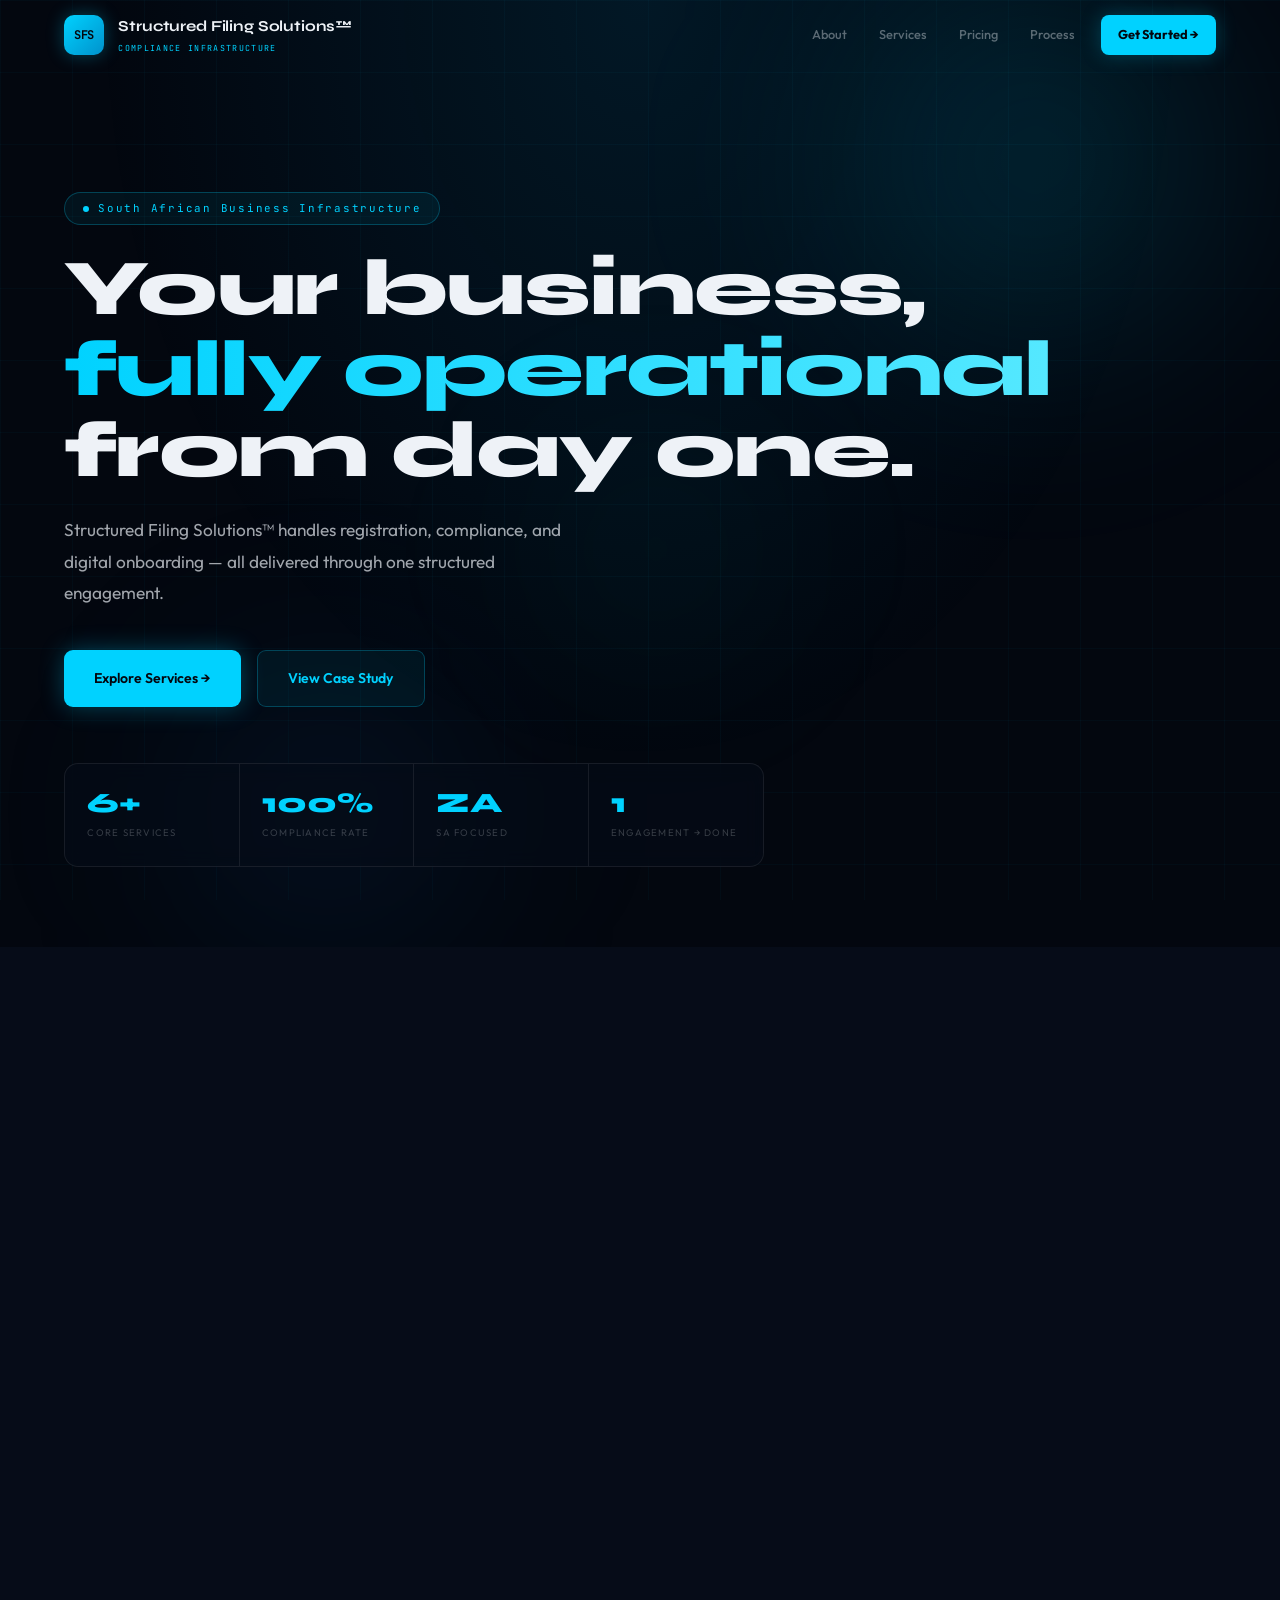
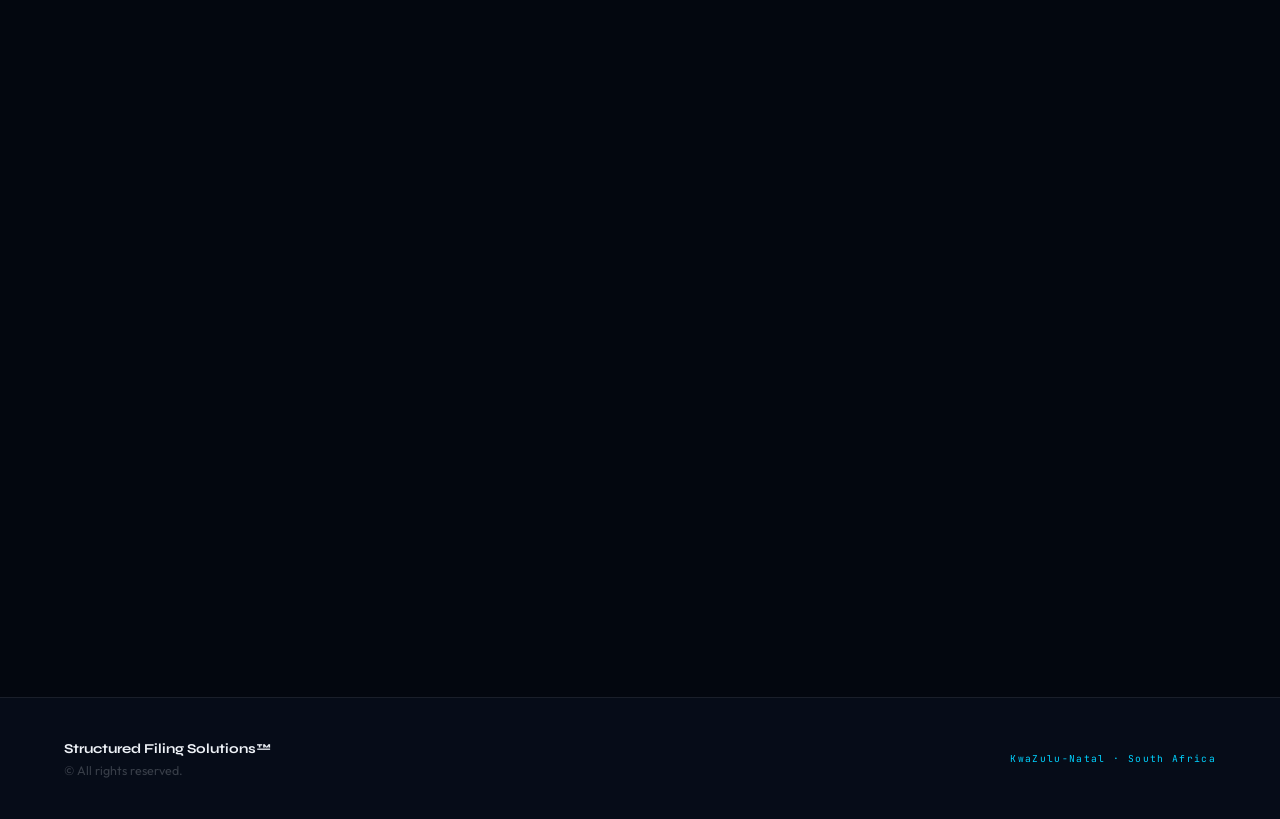
<file: index (2).html>
<!DOCTYPE html>
<html lang="en">
<head>
<meta charset="UTF-8" />
<meta name="viewport" content="width=device-width, initial-scale=1" />
<title>Structured Filing Solutions™ — Compliance Infrastructure for Modern Business</title>
<meta name="description" content="End-to-end South African business registration, compliance, and digital onboarding. One structured engagement from idea to fully operational.">
<link href="https://fonts.googleapis.com/css2?family=Syne:wght@400;700;800&family=Outfit:wght@300;400;500;600&family=JetBrains+Mono:wght@300;400;500&display=swap" rel="stylesheet">
<style>
/* ============================================================
   ROOT THEME
============================================================ */
:root {
  --bg: #03070f;
  --bg2: #060c18;
  --bg3: #0a1120;
  --surface: rgba(255,255,255,0.035);
  --surface2: rgba(255,255,255,0.07);
  --border: rgba(255,255,255,0.08);
  --border2: rgba(0,210,255,0.25);
  --cyan: #00d2ff;
  --cyan2: #0092cc;
  --cyan3: #55e8ff;
  --cyanSoft: rgba(0,210,255,0.06);
  --cyanGlow: rgba(0,210,255,0.15);
  --white: #eef2f7;
  --white2: rgba(238,242,247,0.68);
  --white3: rgba(238,242,247,0.38);
  --muted: rgba(238,242,247,0.22);
  --gold: #e8c44a;
  --radius: 14px;
  --transition: 0.25s ease;
  --font-display: 'Syne', sans-serif;
  --font-body: 'Outfit', sans-serif;
  --font-mono: 'JetBrains Mono', monospace;
}

/* RESET */
*, *::before, *::after { box-sizing: border-box; padding: 0; margin: 0; }

html { scroll-behavior: smooth; }

body {
  font-family: var(--font-body);
  background: var(--bg);
  color: var(--white);
  line-height: 1.7;
  overflow-x: hidden;
  -webkit-font-smoothing: antialiased;
}

::-webkit-scrollbar { width: 5px; }
::-webkit-scrollbar-track { background: var(--bg2); }
::-webkit-scrollbar-thumb { background: var(--cyan2); border-radius: 4px; }

/* ============================================================
   BACKGROUND GRID + NOISE
============================================================ */
.grid-bg {
  position: fixed; inset: 0; z-index: 0; pointer-events: none;
  background-image:
    linear-gradient(rgba(0,210,255,0.03) 1px, transparent 1px),
    linear-gradient(90deg, rgba(0,210,255,0.03) 1px, transparent 1px);
  background-size: 72px 72px;
}
.grid-bg::after {
  content: '';
  position: absolute; inset: 0;
  background: radial-gradient(ellipse at 50% 0%, rgba(0,146,204,0.12) 0%, transparent 60%);
}

/* ============================================================
   HEADER
============================================================ */
.site-header {
  position: fixed; top: 0; left: 0; right: 0;
  padding: 0.9rem 0; z-index: 100;
  transition: background 0.35s ease, backdrop-filter 0.35s ease, border-color 0.35s ease;
  border-bottom: 1px solid transparent;
}
.site-header.scrolled {
  background: rgba(3,7,15,0.82);
  backdrop-filter: blur(18px) saturate(1.4);
  border-bottom-color: var(--border);
}
.header-inner {
  max-width: 1380px; margin: 0 auto; padding: 0 5%;
  display: flex; justify-content: space-between; align-items: center; gap: 1rem;
}
.brand-link {
  display: flex; align-items: center; gap: 0.9rem;
  text-decoration: none; color: inherit;
}
.brand-logo {
  width: 40px; height: 40px; border-radius: 10px; flex-shrink: 0;
  background: linear-gradient(135deg, var(--cyan), var(--cyan2));
  display: flex; align-items: center; justify-content: center;
  font-family: var(--font-mono); font-size: 0.75rem; font-weight: 700;
  color: var(--bg); letter-spacing: -0.02em;
  box-shadow: 0 0 18px rgba(0,210,255,0.3);
}
.brand-name {
  font-family: var(--font-display); font-size: 0.95rem; font-weight: 700;
  color: var(--white); letter-spacing: -0.01em;
}
.brand-sub {
  font-family: var(--font-mono); font-size: 0.52rem; color: var(--cyan);
  letter-spacing: 0.16em; text-transform: uppercase; margin-top: 1px;
}
.nav {
  display: flex; align-items: center; gap: 0.2rem;
}
.nav a {
  color: var(--white3); text-decoration: none;
  padding: 0.45rem 0.9rem; font-size: 0.8rem; border-radius: 7px;
  font-weight: 500; transition: color 0.2s, background 0.2s;
  white-space: nowrap;
}
.nav a:hover { color: var(--white); background: var(--surface2); }
.nav .cta {
  margin-left: 0.5rem;
  background: var(--cyan); color: var(--bg);
  font-weight: 700; border-radius: 8px;
  padding: 0.55rem 1.1rem; font-size: 0.8rem;
  box-shadow: 0 0 20px rgba(0,210,255,0.25);
  transition: box-shadow 0.2s, transform 0.15s;
}
.nav .cta:hover {
  box-shadow: 0 0 30px rgba(0,210,255,0.45);
  transform: translateY(-1px);
  color: var(--bg);
  background: var(--cyan);
}

/* Mobile Nav Toggle */
.nav-toggle {
  display: none; background: none; border: 1px solid var(--border2);
  color: var(--cyan); padding: 0.4rem 0.7rem; border-radius: 7px;
  cursor: pointer; font-size: 1rem;
}

/* ============================================================
   HERO
============================================================ */
.hero {
  min-height: 100vh;
  display: flex; align-items: center;
  position: relative; overflow: hidden;
  padding-top: 5rem;
}
.aurora-wrap { position: absolute; inset: 0; pointer-events: none; }
.aurora-blob {
  position: absolute; border-radius: 50%; filter: blur(90px);
  animation: float 16s ease-in-out infinite;
}
.aurora-blob:nth-child(1) {
  width: 650px; height: 520px; top: -100px; right: -80px;
  background: radial-gradient(circle, rgba(0,210,255,0.16), transparent 68%);
}
.aurora-blob:nth-child(2) {
  width: 450px; height: 430px; bottom: -80px; left: 8%;
  background: radial-gradient(circle, rgba(10,100,180,0.14), transparent 68%);
  animation-delay: -6s;
}
.aurora-blob:nth-child(3) {
  width: 340px; height: 340px; top: 40%; left: 38%;
  background: radial-gradient(circle, rgba(0,210,200,0.07), transparent 68%);
  animation-delay: -10s;
}
@keyframes float {
  0%, 100% { transform: translate(0, 0) scale(1); }
  50% { transform: translate(40px, -30px) scale(1.06); }
}

.hero-content {
  position: relative; z-index: 2;
  max-width: 1380px; margin: 0 auto; padding: 7rem 5% 5rem;
  width: 100%;
}
.hero-tag {
  display: inline-flex; gap: 0.6rem; align-items: center;
  padding: 0.4rem 1.1rem; border-radius: 40px;
  background: var(--cyanSoft); color: var(--cyan);
  font-family: var(--font-mono); font-size: 0.68rem; letter-spacing: 0.16em;
  border: 1px solid var(--border2);
  animation: fadeUp 0.7s ease both;
}
.hero-tag::before {
  content: ''; width: 6px; height: 6px; border-radius: 50%;
  background: var(--cyan); animation: pulse 2s ease infinite;
}
@keyframes pulse {
  0%, 100% { opacity: 1; transform: scale(1); }
  50% { opacity: 0.4; transform: scale(0.8); }
}
.hero h1 {
  font-family: var(--font-display);
  font-size: clamp(3rem, 6.2vw, 6rem);
  font-weight: 800; line-height: 1.02;
  margin: 1.5rem 0 1.4rem;
  animation: fadeUp 0.7s 0.15s ease both;
  letter-spacing: -0.02em;
}
.accent {
  background: linear-gradient(90deg, var(--cyan), var(--cyan3), var(--cyan));
  -webkit-background-clip: text; -webkit-text-fill-color: transparent;
  background-clip: text;
  animation: shine 6s linear infinite; background-size: 200% auto;
}
@keyframes shine {
  0% { background-position: 0%; }
  100% { background-position: 200%; }
}
.hero-sub {
  max-width: 530px; color: var(--white2); font-size: 1.08rem;
  margin-bottom: 2.6rem; line-height: 1.82;
  animation: fadeUp 0.7s 0.28s ease both;
}
.hero-cta {
  display: flex; gap: 1rem; flex-wrap: wrap;
  animation: fadeUp 0.7s 0.38s ease both;
}
.btn-primary, .btn-outline {
  padding: 0.95rem 1.9rem;
  border-radius: 9px; text-decoration: none; font-size: 0.88rem;
  font-weight: 600; transition: all var(--transition);
  display: inline-flex; align-items: center; gap: 0.4rem;
}
.btn-primary {
  background: var(--cyan); color: var(--bg);
  box-shadow: 0 0 24px rgba(0,210,255,0.3);
}
.btn-primary:hover {
  box-shadow: 0 0 36px rgba(0,210,255,0.5);
  transform: translateY(-2px);
}
.btn-outline {
  background: var(--cyanSoft); color: var(--cyan);
  border: 1px solid var(--border2);
}
.btn-outline:hover {
  background: rgba(0,210,255,0.1);
  transform: translateY(-2px);
}
.hero-metrics {
  margin-top: 3.5rem;
  display: grid; grid-template-columns: repeat(4, 1fr);
  border: 1px solid var(--border);
  backdrop-filter: blur(10px);
  border-radius: 14px; overflow: hidden;
  animation: fadeUp 0.7s 0.5s ease both;
  background: rgba(6,12,24,0.6);
  max-width: 700px;
}
.metric {
  padding: 1.6rem 1.4rem;
  border-right: 1px solid var(--border);
  transition: background 0.2s;
}
.metric:last-child { border-right: none; }
.metric:hover { background: var(--cyanSoft); }
.metric-val {
  font-size: 1.75rem; font-family: var(--font-display);
  font-weight: 800; color: var(--cyan); line-height: 1;
}
.metric-label {
  font-size: 0.6rem; color: var(--muted);
  letter-spacing: 0.13em; text-transform: uppercase; margin-top: 0.4rem;
}

@keyframes fadeUp {
  from { opacity: 0; transform: translateY(20px); }
  to { opacity: 1; transform: translateY(0); }
}

/* ============================================================
   BASE SECTION STYLES
============================================================ */
.section { padding: 6.5rem 0; position: relative; }
.container { max-width: 1180px; margin: 0 auto; padding: 0 5%; }
.eyebrow {
  font-family: var(--font-mono); font-size: 0.68rem;
  letter-spacing: 0.18em; color: var(--cyan);
  text-transform: uppercase; margin-bottom: 0.9rem;
}
.section-title {
  font-family: var(--font-display);
  font-size: clamp(1.9rem, 3.5vw, 2.7rem);
  font-weight: 700; margin-bottom: 0.9rem;
  letter-spacing: -0.02em; line-height: 1.15;
}
.section-title .hl { color: var(--cyan); }
.divider {
  width: 42px; height: 2px;
  background: linear-gradient(90deg, var(--cyan), transparent);
  margin: 1rem 0 1.8rem; border-radius: 2px;
}

/* ============================================================
   ABOUT SECTION
============================================================ */
.about { background: var(--bg2); }
.about-grid {
  display: grid; grid-template-columns: 1fr 1fr;
  gap: 4.5rem; align-items: center;
}
.about-text p {
  color: var(--white2); margin-bottom: 1.3rem;
  font-size: 1rem; line-height: 1.82;
}
.value-cards {
  display: flex; flex-direction: column; gap: 0.9rem;
}
.value-card {
  padding: 1.2rem 1.5rem;
  background: var(--surface);
  border: 1px solid var(--border);
  border-left: 3px solid var(--cyan);
  border-radius: 10px;
  display: flex; gap: 1rem; align-items: flex-start;
  transition: background 0.2s, border-color 0.2s;
}
.value-card:hover {
  background: var(--cyanSoft);
  border-color: var(--border2);
}
.vc-icon {
  font-size: 1.2rem; line-height: 1; flex-shrink: 0;
  width: 36px; height: 36px;
  display: flex; align-items: center; justify-content: center;
}
.vc-title {
  font-family: var(--font-display); font-size: 0.88rem;
  font-weight: 700; margin-bottom: 0.25rem; color: var(--white);
}
.vc-desc { color: var(--white3); font-size: 0.84rem; line-height: 1.6; }

/* ============================================================
   SERVICES SECTION
============================================================ */
.services { background: var(--bg); }
.services-grid {
  margin-top: 2.5rem;
  display: grid;
  grid-template-columns: repeat(3, 1fr);
  gap: 1px;
  border: 1px solid var(--border);
  border-radius: 14px; overflow: hidden;
}
.svc {
  background: var(--bg3);
  padding: 2.2rem 1.8rem;
  border-right: 1px solid var(--border);
  border-bottom: 1px solid var(--border);
  transition: background 0.2s;
  position: relative;
}
.svc:hover { background: rgba(0,210,255,0.04); }
.svc::after {
  content: '';
  position: absolute; bottom: 0; left: 1.8rem;
  width: 0; height: 2px; background: var(--cyan);
  transition: width 0.3s ease;
  border-radius: 2px;
}
.svc:hover::after { width: calc(100% - 3.6rem); }
.svc-icon {
  width: 44px; height: 44px; border-radius: 11px;
  background: var(--cyanSoft);
  display: flex; align-items: center; justify-content: center;
  border: 1px solid var(--border2);
  font-size: 1.2rem; margin-bottom: 1rem;
}
.svc-title {
  font-family: var(--font-display);
  font-size: 0.97rem; font-weight: 700; margin-bottom: 0.55rem;
}
.svc-desc { color: var(--white3); font-size: 0.86rem; line-height: 1.68; }

/* ============================================================
   PRICING SECTION
============================================================ */
.pricing { background: var(--bg2); }
.price-grid {
  display: grid;
  grid-template-columns: repeat(auto-fit, minmax(255px, 1fr));
  gap: 1.3rem; margin-top: 2.5rem;
}
.price-card {
  background: var(--bg3);
  border: 1px solid var(--border);
  border-radius: 14px; padding: 2rem 1.8rem;
  transition: border-color 0.25s, box-shadow 0.25s, transform 0.2s;
  position: relative; overflow: hidden;
}
.price-card::before {
  content: '';
  position: absolute; top: 0; left: 0; right: 0;
  height: 2px;
  background: linear-gradient(90deg, var(--cyan), transparent);
  opacity: 0; transition: opacity 0.25s;
}
.price-card:hover {
  border-color: var(--border2);
  box-shadow: 0 4px 32px rgba(0,210,255,0.1);
  transform: translateY(-3px);
}
.price-card:hover::before { opacity: 1; }
.price-title {
  font-family: var(--font-display); font-size: 1.05rem;
  font-weight: 700; color: var(--white); margin-bottom: 0.6rem;
}
.price-range {
  font-size: 1.55rem; font-weight: 800;
  color: var(--cyan); font-family: var(--font-display);
  margin-bottom: 0.9rem; letter-spacing: -0.02em;
}
.price-desc {
  color: var(--white3); line-height: 1.72; font-size: 0.87rem;
}

/* ============================================================
   PROCESS SECTION
============================================================ */
.process { background: var(--bg); }
.process-row {
  margin-top: 3rem;
  display: grid; grid-template-columns: repeat(4, 1fr);
  border: 1px solid var(--border);
  border-radius: 14px; overflow: hidden;
}
.step {
  padding: 2.2rem 1.8rem;
  background: var(--surface);
  border-right: 1px solid var(--border);
  position: relative;
  transition: background 0.2s;
}
.step:last-child { border-right: none; }
.step:hover { background: var(--cyanSoft); }
.step-num {
  font-family: var(--font-mono); font-size: 0.62rem;
  color: var(--cyan); letter-spacing: 0.14em;
  text-transform: uppercase; margin-bottom: 0.6rem;
}
.step-title {
  font-family: var(--font-display); font-size: 0.97rem;
  font-weight: 700; margin-bottom: 0.6rem;
}
.step-desc { color: var(--white3); font-size: 0.85rem; line-height: 1.65; }

/* ============================================================
   CASE STUDY SECTION
============================================================ */
.casestudy { background: var(--bg2); }
.cs-wrap {
  display: grid; grid-template-columns: 1fr 1fr;
  gap: 4rem; align-items: center;
}
.cs-text p { color: var(--white2); margin-bottom: 1.2rem; line-height: 1.8; }
.cs-checklist { list-style: none; display: flex; flex-direction: column; gap: 0.55rem; }
.cs-checklist li {
  background: var(--surface);
  border: 1px solid var(--border);
  border-radius: 8px; padding: 0.85rem 1.1rem;
  color: var(--white2); font-size: 0.9rem;
  display: flex; align-items: center; gap: 0.7rem;
  transition: background 0.2s, border-color 0.2s;
}
.cs-checklist li:hover { background: var(--cyanSoft); border-color: var(--border2); }
.cs-checklist li::before {
  content: '';
  width: 7px; height: 7px; border-radius: 50%;
  background: var(--cyan); flex-shrink: 0;
}
.cs-panel {
  background: var(--bg3);
  border: 1px solid var(--border);
  padding: 2.8rem 2.4rem;
  border-radius: 16px;
}
.cs-panel h3 {
  font-family: var(--font-display); font-size: 1.4rem; font-weight: 700;
  margin-bottom: 1rem;
}
.cs-panel > p { color: var(--white2); font-size: 0.92rem; line-height: 1.7; margin-bottom: 2rem; }
.cs-kpis {
  display: grid; grid-template-columns: repeat(3, 1fr);
  gap: 1px; background: var(--border);
  border-radius: 10px; overflow: hidden;
}
.kpi {
  background: var(--bg); padding: 1.4rem 1rem;
  text-align: center;
  transition: background 0.2s;
}
.kpi:hover { background: var(--cyanSoft); }
.kpi-val {
  font-family: var(--font-display); font-size: 2rem;
  font-weight: 800; color: var(--cyan); line-height: 1;
}
.kpi-label {
  font-size: 0.6rem; color: var(--muted);
  letter-spacing: 0.14em; text-transform: uppercase; margin-top: 0.4rem;
}

/* ============================================================
   COMPLIANCE SECTION
============================================================ */
.compliance { background: var(--bg); }
.comp-list { list-style: none; display: flex; flex-direction: column; gap: 0.7rem; max-width: 680px; }
.comp-list li {
  background: var(--surface);
  border: 1px solid var(--border);
  border-radius: 9px; padding: 1rem 1.3rem;
  color: var(--white2); font-size: 0.92rem;
  display: flex; align-items: center; gap: 0.8rem;
  transition: background 0.2s, border-color 0.2s, padding-left 0.2s;
}
.comp-list li:hover {
  background: var(--cyanSoft);
  border-color: var(--border2);
  padding-left: 1.6rem;
}
.comp-list li::before {
  content: '';
  width: 6px; height: 6px; border-radius: 50%;
  background: var(--cyan); flex-shrink: 0;
}

/* ============================================================
   ROADMAP SECTION
============================================================ */
.roadmap { background: var(--bg2); }
.roadmap-grid {
  margin-top: 3rem;
  display: grid; grid-template-columns: repeat(3, 1fr);
  gap: 1.3rem;
}
.phase {
  background: var(--bg3); padding: 2rem 1.8rem;
  border-radius: 14px; border: 1px solid var(--border);
  transition: border-color 0.2s;
}
.phase:hover { border-color: var(--border2); }
.phase-badge {
  display: inline-block;
  font-family: var(--font-mono); font-size: 0.6rem;
  letter-spacing: 0.14em; text-transform: uppercase;
  padding: 0.25rem 0.7rem; border-radius: 4px;
  margin-bottom: 0.9rem;
}
.phase-badge.live { background: rgba(0,210,255,0.12); color: var(--cyan); border: 1px solid var(--border2); }
.phase-badge.dev { background: rgba(232,196,74,0.1); color: var(--gold); border: 1px solid rgba(232,196,74,0.2); }
.phase-badge.planned { background: var(--surface); color: var(--white3); border: 1px solid var(--border); }
.phase-title {
  font-family: var(--font-display); font-size: 1.05rem;
  font-weight: 700; margin-bottom: 1.1rem;
}
.phase-items { list-style: none; display: flex; flex-direction: column; gap: 0.4rem; }
.phase-items li {
  color: var(--white3); font-size: 0.86rem;
  padding: 0.35rem 0;
  border-bottom: 1px solid var(--border);
  display: flex; align-items: center; gap: 0.6rem;
}
.phase-items li:last-child { border-bottom: none; }
.phase-items li::before {
  content: '—'; color: var(--cyan); font-size: 0.7rem; flex-shrink: 0;
}

/* ============================================================
   CONTACT SECTION
============================================================ */
.contact { background: var(--bg); }
.contact-wrap {
  display: grid; grid-template-columns: 1fr 1fr;
  gap: 4.5rem; align-items: flex-start;
}
.contact-info p {
  color: var(--white2); font-size: 0.97rem;
  line-height: 1.8; margin-bottom: 2rem;
}
.contact-items { display: flex; flex-direction: column; gap: 0.8rem; }
.contact-item {
  display: flex; gap: 1rem; align-items: flex-start;
  padding: 1rem 1.2rem;
  background: var(--surface); border: 1px solid var(--border);
  border-radius: 10px; transition: background 0.2s, border-color 0.2s;
}
.contact-item:hover {
  background: var(--cyanSoft); border-color: var(--border2);
}
.ci-icon {
  width: 40px; height: 40px;
  background: var(--cyanSoft); border: 1px solid var(--border2);
  border-radius: 10px;
  display: flex; align-items: center; justify-content: center;
  font-size: 1rem; flex-shrink: 0;
}
.ci-label {
  font-family: var(--font-mono); font-size: 0.58rem;
  color: var(--cyan); letter-spacing: 0.14em;
  text-transform: uppercase; margin-bottom: 0.2rem;
}
.ci-val { color: var(--white2); font-size: 0.9rem; }
.ci-val a { color: var(--cyan); text-decoration: none; }
.ci-val a:hover { text-decoration: underline; }

.contact-form {
  background: var(--bg3); border: 1px solid var(--border);
  padding: 2.6rem; border-radius: 16px;
}
.contact-form h3 {
  font-family: var(--font-display); font-size: 1.35rem;
  font-weight: 700; margin-bottom: 1.8rem;
}
.fg { margin-bottom: 1.2rem; }
.fg label {
  display: block; font-size: 0.75rem; font-family: var(--font-mono);
  letter-spacing: 0.1em; text-transform: uppercase;
  color: var(--white3); margin-bottom: 0.45rem;
}
.fg input, .fg select, .fg textarea {
  width: 100%; background: var(--surface2);
  border: 1px solid var(--border); border-radius: 8px;
  padding: 0.82rem 1rem; color: var(--white);
  font-family: var(--font-body); font-size: 0.9rem;
  outline: none; transition: border-color 0.2s, box-shadow 0.2s;
  -webkit-appearance: none;
}
.fg input::placeholder, .fg textarea::placeholder { color: var(--white3); }
.fg input:focus, .fg select:focus, .fg textarea:focus {
  border-color: var(--cyan);
  box-shadow: 0 0 0 3px rgba(0,210,255,0.12);
}
.fg select {
  cursor: pointer;
  background-image: url("data:image/svg+xml,%3Csvg xmlns='http://www.w3.org/2000/svg' fill='%2300d2ff' viewBox='0 0 24 24'%3E%3Cpath d='M7 10l5 5 5-5z'/%3E%3C/svg%3E");
  background-repeat: no-repeat; background-position: right 0.8rem center;
  background-size: 1.2rem; padding-right: 2.5rem;
}
.fg select option { background: var(--bg3); }
.fg textarea { resize: vertical; min-height: 110px; }
.form-submit {
  width: 100%; padding: 0.95rem;
  background: var(--cyan); color: var(--bg);
  border: none; border-radius: 9px;
  font-family: var(--font-body); font-size: 0.9rem; font-weight: 700;
  cursor: pointer; letter-spacing: 0.02em;
  box-shadow: 0 0 24px rgba(0,210,255,0.25);
  transition: box-shadow 0.2s, transform 0.15s;
  margin-top: 0.5rem;
}
.form-submit:hover {
  box-shadow: 0 0 36px rgba(0,210,255,0.45);
  transform: translateY(-1px);
}
.form-submit:active { transform: translateY(0); }

/* ============================================================
   FOOTER
============================================================ */
.site-footer {
  padding: 2.4rem 5%;
  background: var(--bg2);
  border-top: 1px solid var(--border);
  display: flex; justify-content: space-between; align-items: center;
  flex-wrap: wrap; gap: 1rem;
}
.footer-brand {
  font-family: var(--font-display); font-size: 0.85rem;
  font-weight: 700; color: var(--white);
}
.footer-copy { color: var(--muted); font-size: 0.78rem; }
.footer-mono {
  font-family: var(--font-mono); font-size: 0.6rem;
  color: var(--cyan); letter-spacing: 0.14em;
}

/* ============================================================
   SECTION FADE-IN ON SCROLL
============================================================ */
.reveal {
  opacity: 0; transform: translateY(24px);
  transition: opacity 0.6s ease, transform 0.6s ease;
}
.reveal.visible { opacity: 1; transform: translateY(0); }

/* ============================================================
   RESPONSIVE
============================================================ */
@media (max-width: 1050px) {
  .services-grid { grid-template-columns: 1fr 1fr; }
  .process-row { grid-template-columns: 1fr 1fr; }
  .hero-metrics { grid-template-columns: repeat(2, 1fr); }
}
@media (max-width: 820px) {
  .about-grid, .cs-wrap, .contact-wrap { grid-template-columns: 1fr; }
  .roadmap-grid { grid-template-columns: 1fr 1fr; }
  .nav { display: none; flex-direction: column; position: absolute;
    top: 100%; left: 0; right: 0;
    background: rgba(3,7,15,0.97);
    padding: 1rem 5%; border-bottom: 1px solid var(--border);
    backdrop-filter: blur(16px);
  }
  .nav.open { display: flex; }
  .nav-toggle { display: block; }
}
@media (max-width: 600px) {
  .services-grid, .process-row, .roadmap-grid { grid-template-columns: 1fr; }
  .hero h1 { font-size: 2.8rem; }
  .hero-metrics { max-width: 100%; }
  .price-grid { grid-template-columns: 1fr; }
  .contact-form { padding: 1.8rem; }
  .site-footer { flex-direction: column; text-align: center; }
}
</style>
</head>
<body>

<div class="grid-bg"></div>

<!-- HEADER -->
<header class="site-header" id="siteHeader">
  <div class="header-inner">
    <a class="brand-link" href="#hero">
      <div class="brand-logo">SFS</div>
      <div>
        <div class="brand-name">Structured Filing Solutions™</div>
        <div class="brand-sub">Compliance Infrastructure</div>
      </div>
    </a>

    <button class="nav-toggle" id="navToggle" aria-label="Toggle navigation">☰</button>

    <nav class="nav" id="mainNav">
      <a href="#about">About</a>
      <a href="#services">Services</a>
      <a href="#pricing">Pricing</a>
      <a href="#process">Process</a>
      <a href="#contact" class="cta">Get Started →</a>
    </nav>
  </div>
</header>

<!-- HERO -->
<section class="hero" id="hero">
  <div class="aurora-wrap">
    <div class="aurora-blob"></div>
    <div class="aurora-blob"></div>
    <div class="aurora-blob"></div>
  </div>

  <div class="hero-content">
    <div class="hero-tag">South African Business Infrastructure</div>

    <h1>Your business,<br><span class="accent">fully operational</span><br>from day one.</h1>

    <p class="hero-sub">
      Structured Filing Solutions™ handles registration, compliance, and digital onboarding —
      all delivered through one structured engagement.
    </p>

    <div class="hero-cta">
      <a href="#services" class="btn-primary">Explore Services →</a>
      <a href="#casestudy" class="btn-outline">View Case Study</a>
    </div>

    <div class="hero-metrics">
      <div class="metric">
        <div class="metric-val">6+</div>
        <div class="metric-label">Core Services</div>
      </div>
      <div class="metric">
        <div class="metric-val">100%</div>
        <div class="metric-label">Compliance Rate</div>
      </div>
      <div class="metric">
        <div class="metric-val">ZA</div>
        <div class="metric-label">SA Focused</div>
      </div>
      <div class="metric">
        <div class="metric-val">1</div>
        <div class="metric-label">Engagement → Done</div>
      </div>
    </div>
  </div>
</section>

<!-- ABOUT -->
<section id="about" class="section about">
  <div class="container">
    <div class="about-grid reveal">

      <div class="about-text">
        <div class="eyebrow">Who We Are</div>
        <h2 class="section-title">Compliance infrastructure<br>for <span class="hl">modern businesses</span></h2>
        <div class="divider"></div>
        <p>Structured Filing Solutions™ removes the complexity of getting a South African business legally registered and digitally operational.</p>
        <p>Our methodology is sequential and precise. One engagement. Full delivery.</p>
        <p>We believe the best business foundation is one you never need to fix.</p>
      </div>

      <div class="value-cards">
        <div class="value-card">
          <div class="vc-icon">🎯</div>
          <div>
            <div class="vc-title">Accuracy</div>
            <div class="vc-desc">Zero rejection filings — documentation prepared correctly the first time.</div>
          </div>
        </div>
        <div class="value-card">
          <div class="vc-icon">🔐</div>
          <div>
            <div class="vc-title">Compliance</div>
            <div class="vc-desc">CIPC, Companies Act, BO and POPIA aligned work — audit‑ready delivery.</div>
          </div>
        </div>
        <div class="value-card">
          <div class="vc-icon">⚡</div>
          <div>
            <div class="vc-title">Efficiency</div>
            <div class="vc-desc">One provider. One workflow. One complete setup.</div>
          </div>
        </div>
        <div class="value-card">
          <div class="vc-icon">🛡️</div>
          <div>
            <div class="vc-title">Reliability</div>
            <div class="vc-desc">Transparent communication and documented progress at every step.</div>
          </div>
        </div>
      </div>

    </div>
  </div>
</section>

<!-- SERVICES -->
<section id="services" class="section services">
  <div class="container">
    <div class="reveal">
      <div class="eyebrow">What We Deliver</div>
      <h2 class="section-title">End‑to‑end <span class="hl">business services</span></h2>
    </div>

    <div class="services-grid reveal">
      <div class="svc">
        <div class="svc-icon">🏛️</div>
        <div class="svc-title">CIPC Company Registration</div>
        <div class="svc-desc">Full CIPC process including name reservation, documentation and submission.</div>
      </div>
      <div class="svc">
        <div class="svc-icon">📄</div>
        <div class="svc-title">Annual Returns (AR)</div>
        <div class="svc-desc">Annual Return filing and compliance alignment to avoid deregistration.</div>
      </div>
      <div class="svc">
        <div class="svc-icon">👤</div>
        <div class="svc-title">Beneficial Ownership (BO)</div>
        <div class="svc-desc">Legislated BO register creation & secure submission.</div>
      </div>
      <div class="svc">
        <div class="svc-icon">🌐</div>
        <div class="svc-title">Domain Registration</div>
        <div class="svc-desc">Domain search, securing and DNS configuration for your business.</div>
      </div>
      <div class="svc">
        <div class="svc-icon">📧</div>
        <div class="svc-title">Business Email Setup</div>
        <div class="svc-desc">Professional business email hosted on your chosen domain.</div>
      </div>
      <div class="svc">
        <div class="svc-icon">🖥️</div>
        <div class="svc-title">Website Creation & Hosting</div>
        <div class="svc-desc">Modern, functional website designed, deployed and maintained.</div>
      </div>
    </div>
  </div>
</section>

<!-- PRICING -->
<section id="pricing" class="section pricing">
  <div class="container">
    <div class="reveal">
      <div class="eyebrow">// Pricing</div>
      <h2 class="section-title">Transparent <span class="hl">pricing</span> for real business setup</h2>
      <div class="divider"></div>
      <p style="color:var(--white2);max-width:560px;line-height:1.85;margin-bottom:3rem;font-size:0.97rem;">
        Clear, structured pricing with no hidden fees. Each service is delivered as a complete
        component of your business foundation — fully compliant, documented, and operational.
      </p>
    </div>

    <div class="price-grid reveal">
      <div class="price-card">
        <div class="price-title">Business Registration Pack</div>
        <div class="price-range">R1,800 – R2,500</div>
        <div class="price-desc">Full CIPC registration, name reservation, MOI, company documents, and Beneficial Ownership submission.</div>
      </div>
      <div class="price-card">
        <div class="price-title">Digital Launch Pack</div>
        <div class="price-range">R600 – R1,000 once‑off</div>
        <div class="price-desc">
          Domain registration, DNS setup, and business email configuration.<br><br>
          <span style="color:var(--cyan);">Hosting: R50 – R150 / month</span>
        </div>
      </div>
      <div class="price-card">
        <div class="price-title">Filing Structure Setup</div>
        <div class="price-range">R500</div>
        <div class="price-desc">Internal folder architecture for operations, documentation templates, and audit‑ready structure.</div>
      </div>
      <div class="price-card">
        <div class="price-title">Compliance SOP + Filing Pack</div>
        <div class="price-range">R1,200</div>
        <div class="price-desc">Shareable filing structure, SOP documents, workflows for AR and BO updates, and compliance‑ready templates.</div>
      </div>
    </div>
  </div>
</section>

<!-- PROCESS -->
<section id="process" class="section process">
  <div class="container">
    <div class="reveal">
      <div class="eyebrow">How It Works</div>
      <h2 class="section-title">Zero to operational — <span class="hl">four steps</span></h2>
    </div>

    <div class="process-row reveal">
      <div class="step">
        <div class="step-num">Step 01</div>
        <div class="step-title">Intake & Scoping</div>
        <div class="step-desc">We collect all necessary details and define your full engagement scope.</div>
      </div>
      <div class="step">
        <div class="step-num">Step 02</div>
        <div class="step-title">Legal Registration</div>
        <div class="step-desc">CIPC processes, Annual Returns and BO submissions handled end‑to‑end.</div>
      </div>
      <div class="step">
        <div class="step-num">Step 03</div>
        <div class="step-title">Digital Onboarding</div>
        <div class="step-desc">Domain, email, and website setup delivered in a structured pipeline.</div>
      </div>
      <div class="step">
        <div class="step-num">Step 04</div>
        <div class="step-title">Handover & Support</div>
        <div class="step-desc">You receive full documentation, credentials and compliance reminders.</div>
      </div>
    </div>
  </div>
</section>

<!-- CASE STUDY -->
<section id="casestudy" class="section casestudy">
  <div class="container">
    <div class="cs-wrap reveal">

      <div class="cs-text">
        <div class="eyebrow">Case Study</div>
        <h2 class="section-title">Illuminate Hope —<br><span class="hl">full deployment</span></h2>
        <div class="divider"></div>
        <p>We delivered every foundational step — from legal registration to digital activation — in a single structured engagement.</p>
        <ul class="cs-checklist">
          <li>CIPC registration complete</li>
          <li>Annual Return filed</li>
          <li>BO Register submitted</li>
          <li>Domain secured & DNS configured</li>
          <li>Business email ready</li>
          <li>Website designed & launched</li>
        </ul>
      </div>

      <div class="cs-panel">
        <h3>Project Summary</h3>
        <p>Illuminate Hope Psychosocial Services required a structured, end‑to‑end business foundation. Delivered in one engagement — on time and fully compliant.</p>
        <div class="cs-kpis">
          <div class="kpi">
            <div class="kpi-val">6</div>
            <div class="kpi-label">Services</div>
          </div>
          <div class="kpi">
            <div class="kpi-val">1</div>
            <div class="kpi-label">Engagement</div>
          </div>
          <div class="kpi">
            <div class="kpi-val">✓</div>
            <div class="kpi-label">Compliant</div>
          </div>
        </div>
      </div>

    </div>
  </div>
</section>

<!-- COMPLIANCE -->
<section id="compliance" class="section compliance">
  <div class="container reveal">
    <div class="eyebrow">Regulatory Standards</div>
    <h2 class="section-title">Built for <span class="hl">compliance</span></h2>
    <div class="divider"></div>
    <ul class="comp-list">
      <li>CIPC Registered Processes</li>
      <li>Companies Act 71 of 2008 Alignment</li>
      <li>General Laws Amendment Act — BO Compliance</li>
      <li>POPIA‑Compliant Data Handling</li>
      <li>SARS eFiling Integration (Phase 2)</li>
    </ul>
  </div>
</section>

<!-- ROADMAP -->
<section id="roadmap" class="section roadmap">
  <div class="container">
    <div class="reveal">
      <div class="eyebrow">Where We're Headed</div>
      <h2 class="section-title">Service <span class="hl">Roadmap</span></h2>
    </div>

    <div class="roadmap-grid reveal">
      <div class="phase">
        <div class="phase-badge live">Live</div>
        <div class="phase-title">Phase 01 — Active</div>
        <ul class="phase-items">
          <li>CIPC Registration</li>
          <li>Annual Returns</li>
          <li>BO Submission</li>
          <li>Domain Setup</li>
          <li>Email Setup</li>
          <li>Website Launch</li>
        </ul>
      </div>
      <div class="phase">
        <div class="phase-badge dev">In Development</div>
        <div class="phase-title">Phase 02 — Building</div>
        <ul class="phase-items">
          <li>SARS eFiling</li>
          <li>Income Tax</li>
          <li>VAT Support</li>
          <li>B‑BBEE Affidavits</li>
          <li>UIF / PAYE</li>
        </ul>
      </div>
      <div class="phase">
        <div class="phase-badge planned">Planned</div>
        <div class="phase-title">Phase 03 — Planned</div>
        <ul class="phase-items">
          <li>Client Portal</li>
          <li>AR Reminders</li>
          <li>Agency Mode</li>
          <li>Document Storage</li>
          <li>HR Workflow Docs</li>
          <li>Bank Partner Network</li>
        </ul>
      </div>
    </div>
  </div>
</section>

<!-- CONTACT -->
<section id="contact" class="section contact">
  <div class="container">
    <div class="contact-wrap reveal">

      <div class="contact-info">
        <div class="eyebrow">Get In Touch</div>
        <h2 class="section-title">Ready to build your<br><span class="hl">business foundation?</span></h2>
        <div class="divider"></div>
        <p>Whether you're starting fresh or formalizing an existing operation — we begin your setup within 24 hours of confirmation.</p>

        <div class="contact-items">
          <div class="contact-item">
            <div class="ci-icon">✉️</div>
            <div>
              <div class="ci-label">Email</div>
              <div class="ci-val"><a href="mailto:info@structuredfilingsolutions.co.za">info@structuredfilingsolutions.co.za</a></div>
            </div>
          </div>
          <div class="contact-item">
            <div class="ci-icon">📱</div>
            <div>
              <div class="ci-label">Phone / WhatsApp</div>
              <div class="ci-val">+27 — available on request</div>
            </div>
          </div>
          <div class="contact-item">
            <div class="ci-icon">📍</div>
            <div>
              <div class="ci-label">Location</div>
              <div class="ci-val">KwaZulu‑Natal, South Africa</div>
            </div>
          </div>
        </div>
      </div>

      <form class="contact-form" id="contactForm">
        <h3>Request a Consultation</h3>

        <div class="fg">
          <label>Full Name</label>
          <input type="text" required placeholder="Your full name">
        </div>
        <div class="fg">
          <label>Email Address</label>
          <input type="email" required placeholder="you@example.com">
        </div>
        <div class="fg">
          <label>Service Needed</label>
          <select>
            <option value="">Select a service...</option>
            <option>Full Business Launch</option>
            <option>CIPC Registration</option>
            <option>Annual Returns / BO</option>
            <option>Domain + Email</option>
            <option>Website Creation</option>
            <option>Tax Registration (Phase 2)</option>
          </select>
        </div>
        <div class="fg">
          <label>Your Message</label>
          <textarea rows="4" placeholder="Tell us what you need..."></textarea>
        </div>

        <button class="form-submit" type="submit">Send Enquiry →</button>
      </form>

    </div>
  </div>
</section>

<!-- FOOTER -->
<footer class="site-footer">
  <div>
    <div class="footer-brand">Structured Filing Solutions™</div>
    <div class="footer-copy">© <span id="yr"></span> All rights reserved.</div>
  </div>
  <div class="footer-mono">KwaZulu‑Natal · South Africa</div>
</footer>

<script>
// Dynamic Year
document.getElementById('yr').textContent = new Date().getFullYear();

// Sticky header
const header = document.getElementById('siteHeader');
window.addEventListener('scroll', () => {
  header.classList.toggle('scrolled', window.scrollY > 40);
}, { passive: true });

// Mobile nav toggle
const navToggle = document.getElementById('navToggle');
const mainNav = document.getElementById('mainNav');
navToggle.addEventListener('click', () => {
  mainNav.classList.toggle('open');
});
mainNav.querySelectorAll('a').forEach(a => {
  a.addEventListener('click', () => mainNav.classList.remove('open'));
});

// Scroll reveal
const revealEls = document.querySelectorAll('.reveal');
const observer = new IntersectionObserver((entries) => {
  entries.forEach(e => {
    if (e.isIntersecting) {
      e.target.classList.add('visible');
      observer.unobserve(e.target);
    }
  });
}, { threshold: 0.12, rootMargin: '0px 0px -40px 0px' });
revealEls.forEach(el => observer.observe(el));

// Contact form
document.getElementById('contactForm').addEventListener('submit', function(e) {
  e.preventDefault();
  const btn = this.querySelector('.form-submit');
  btn.textContent = 'Enquiry Sent ✓';
  btn.style.background = 'rgba(0,210,255,0.2)';
  btn.style.color = 'var(--cyan)';
  btn.style.border = '1px solid var(--border2)';
  btn.disabled = true;
});

<script src="js/app.js" defer></script>
</body>
</html>
</file>
